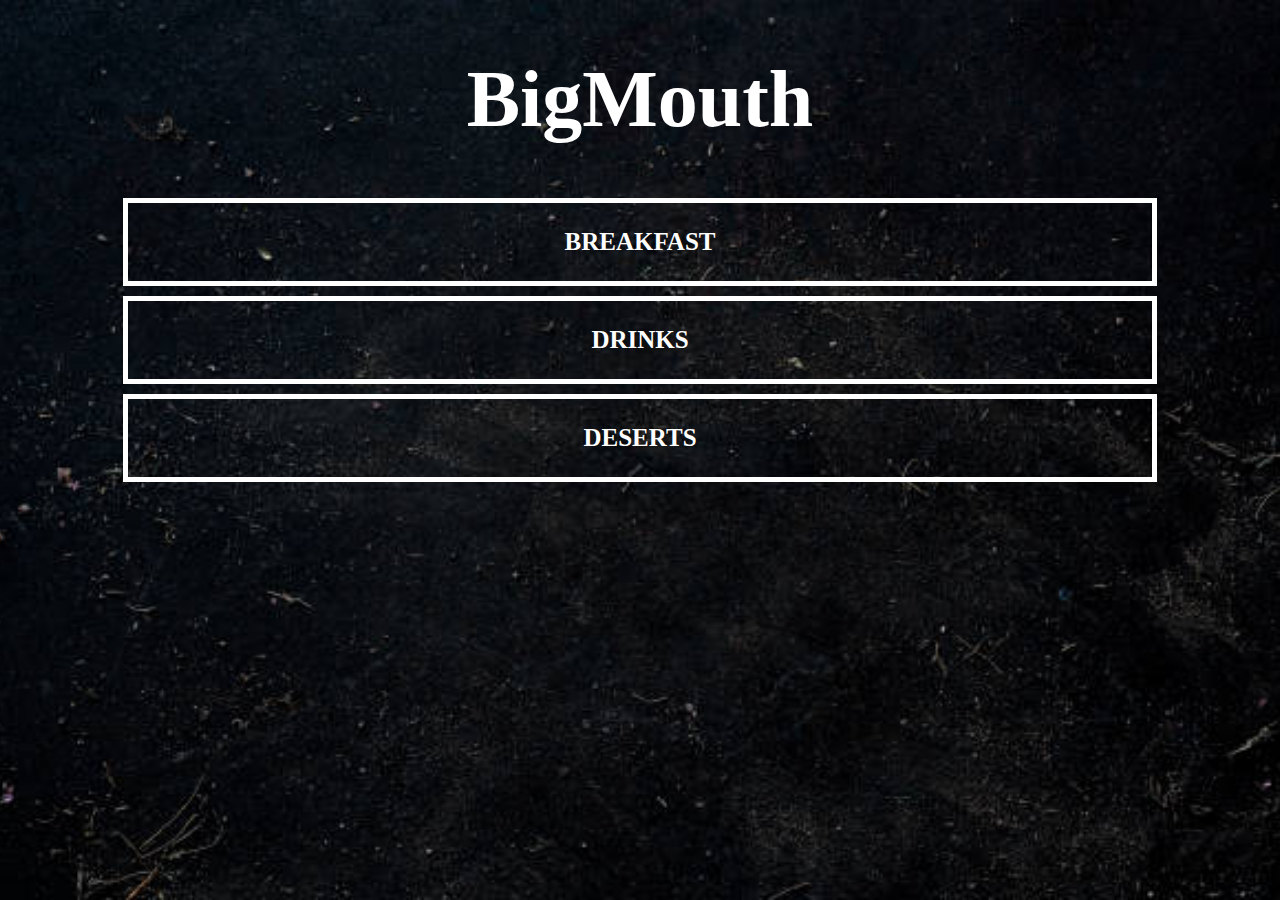
<file: index.html>
<!DOCTYPE html>
<html>
  <head>
     <title>BigMouth</title>
     <link rel="stylesheet" href="style.css">
  </head>
  <body class="body-home">
      <div id="home">
   
     
          <h1>BigMouth</h1>
          <div class="home-menu">
              <a href="breakfast.html" class="home-menu-item">
                 <p>Breakfast</p>
                
              </a>

              <a href="drinks.html" class="home-menu-item">
                <p>Drinks</p>
                
             </a>

             <a href="deserts.html" class="home-menu-item">
                <p>Deserts</p>
                

             </a>
          </div>
      </div>
  </body>
</html>
</file>
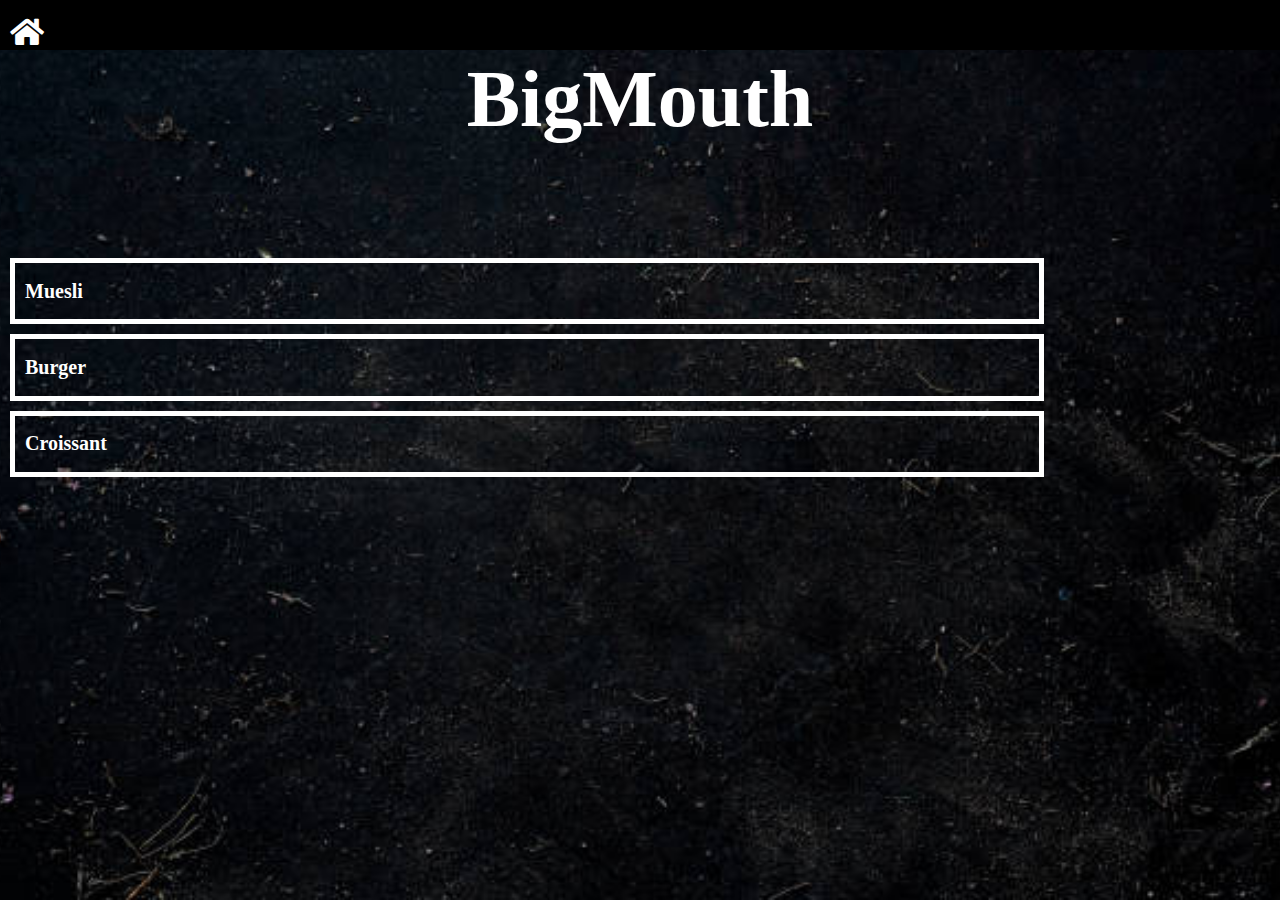
<file: breakfast.html>
<!DOCTYPE html>
<html>
  <head>
     <title>BigMouth | Breakfast </title>
     <link rel="stylesheet" href="style.css">
     <link rel="stylesheet" href="fontAwesome/css/all.css">
  </head>
  <body class="body-breakfast">
      <div class="header">
         <a href="index.html">
          <i class="fas fa-home"></i>
         </a>
      </div>
    
    <div id="home">
          <h1>BigMouth</h1>
                
    </div>
    <div id="breakfast">
        <div class="breakfast-list">
           <a href="muesli.html">
             <div class="breakfast-list-item">
                 <h2>Muesli</h2>
             </div>
           </a>

           <a href="burger.html">
            <div class="breakfast-list-item">
                <h2> Burger</h2>
                
            </div>
          </a>

          <a href="croissant.html">
            <div class="breakfast-list-item">
                <h2>Croissant</h2>
               
            </div>

          </a>

        </div>
    </div>
  </body>
</html>
</file>
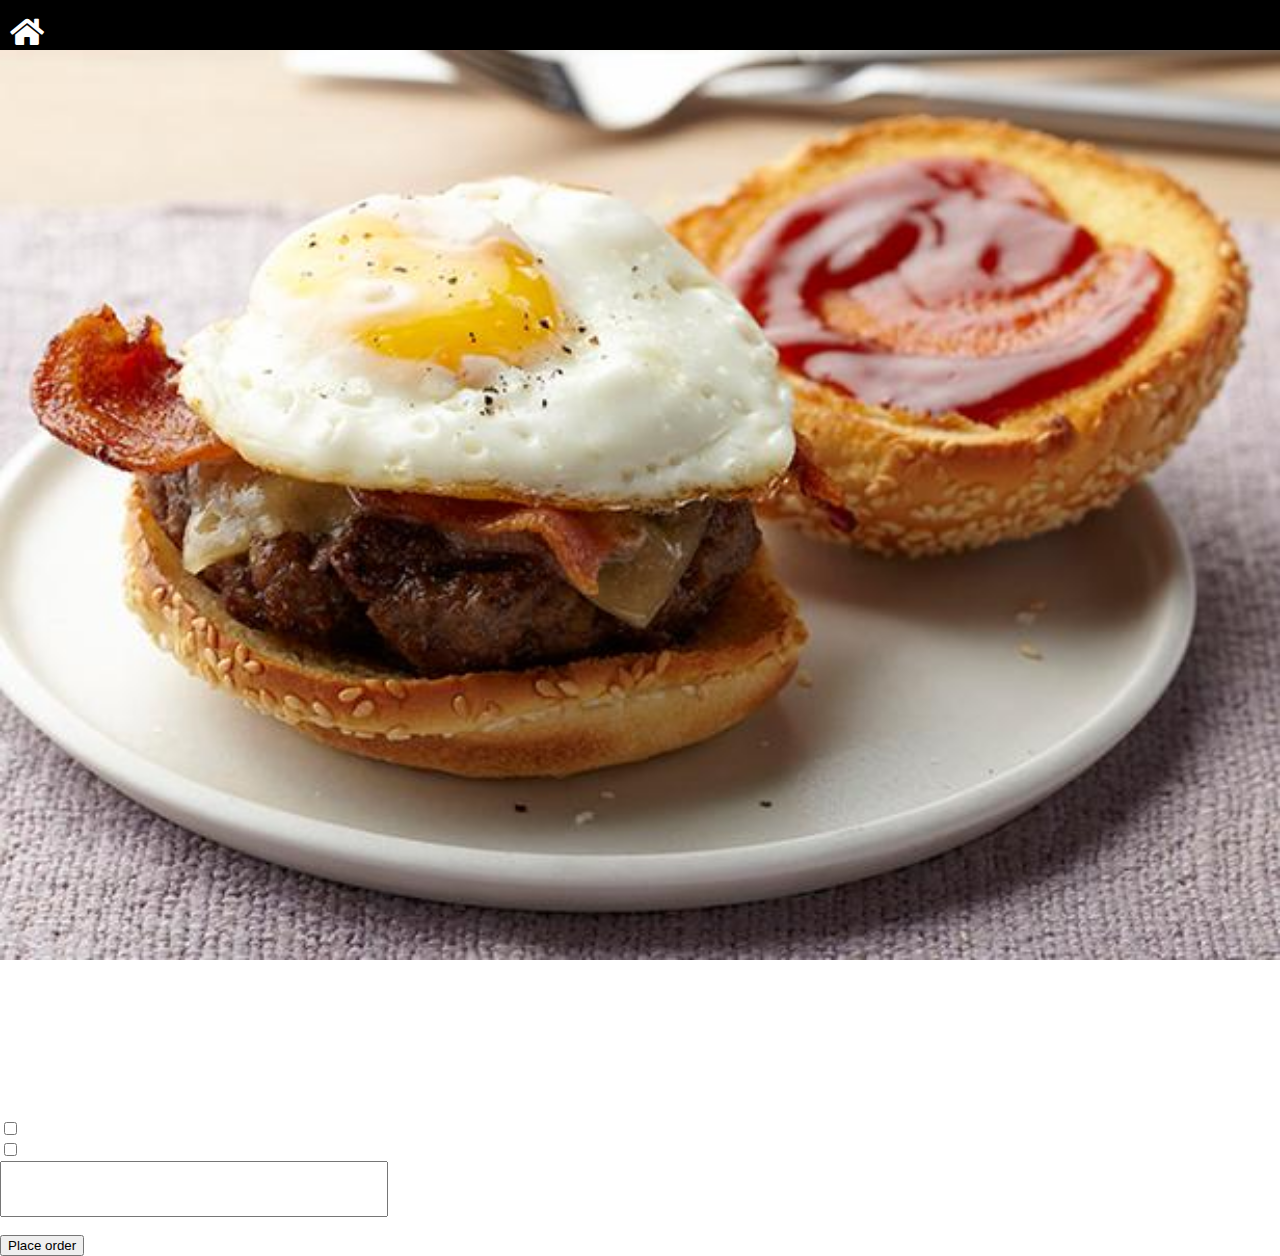
<file: burger.html>
<!DOCTYPE html>
<html>
  <head>
     <title>BigMouth | Breakfast | Burger </title>
     <link rel="stylesheet" href="style.css">
     <link rel="stylesheet" href="fontAwesome/css/all.css">
  </head>
  <body class="body-breakfast">
      <div class="header">
         <a href="index.html">
            <i class="fas fa-home"></i>
             
         </a>
      </div>
    
    
    <div id="Muesli">
        <div class="muesli-details">
        <img src="images/burger.jpeg">
        <h2>Burger</h2>
      

        <div class="muesli-details-info">
           <p><b>Price: </b>R105.00</p>
           <p style="float: right;"><b>Serving Size: </b>100g</p>
        </div>

        <div class="muesli-details-extras">
          <h3>Extras:</h3>

          <input id="check-01" type="checkbox">
          <label for="check-01">Bacon- R20</label>
          <br>

          <input id="check-02" type="checkbox">
          <label for="check-02">Chips- R35</label>
          <br>

         
          <form><input type="text" id="Additional info" style="font-size: 11pt; height: 50px; width: 380px;"></form>
          <br>

          <a href="order.html"><input type="submit" value="Place order"/></a>
        </div>
  </body>
</html>
</file>
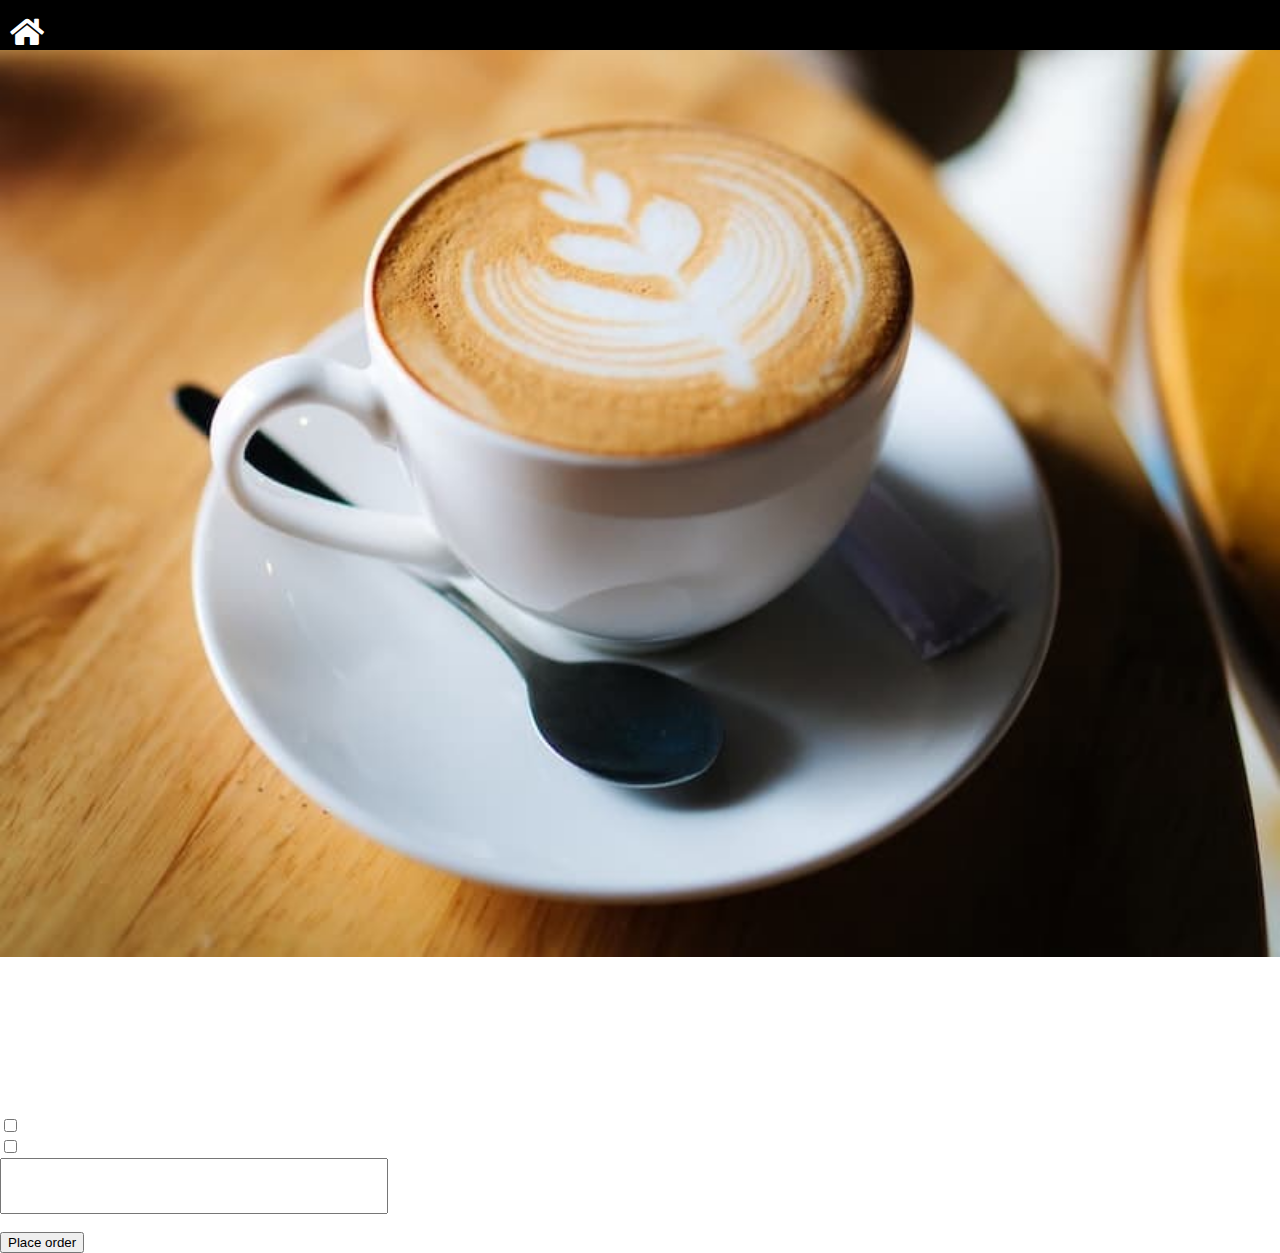
<file: cappuccino.html>
<!DOCTYPE html>
<html>
  <head>
     <title>BigMouth | Drink | Cappuccino </title>
     <link rel="stylesheet" href="style.css">
     <link rel="stylesheet" href="fontAwesome/css/all.css">
  </head>
  <body class="body-breakfast">
      <div class="header">
         <a href="index.html">
            <i class="fas fa-home"></i>
             
         </a>
      </div>
    
    
    <div id="Muesli">
        <div class="muesli-details">
        <img src="images/cappuccino.jpg">
        <h2>Cappuccino</h2>
      

        <div class="muesli-details-info">
           <p><b>Price: </b>R45.00</p>
           <p style="float: right;"><b>Serving Size: </b>70g</p>
        </div>

        <div class="muesli-details-extras">
          <h3>Extras:</h3>

          <input id="check-01" type="checkbox">
          <label for="check-01">Almond Milk- R30</label>
          <br>

          <input id="check-02" type="checkbox">
          <label for="check-02">Mini Marshmallows- R25</label>
          <br>

         
          <form><input type="text" id="Additional info" style="font-size: 11pt; height: 50px; width: 380px;"></form>
          <br>

          <a href="order.html"><input type="submit" value="Place order"/></a>
        </div>
  </body>
</html>
</file>
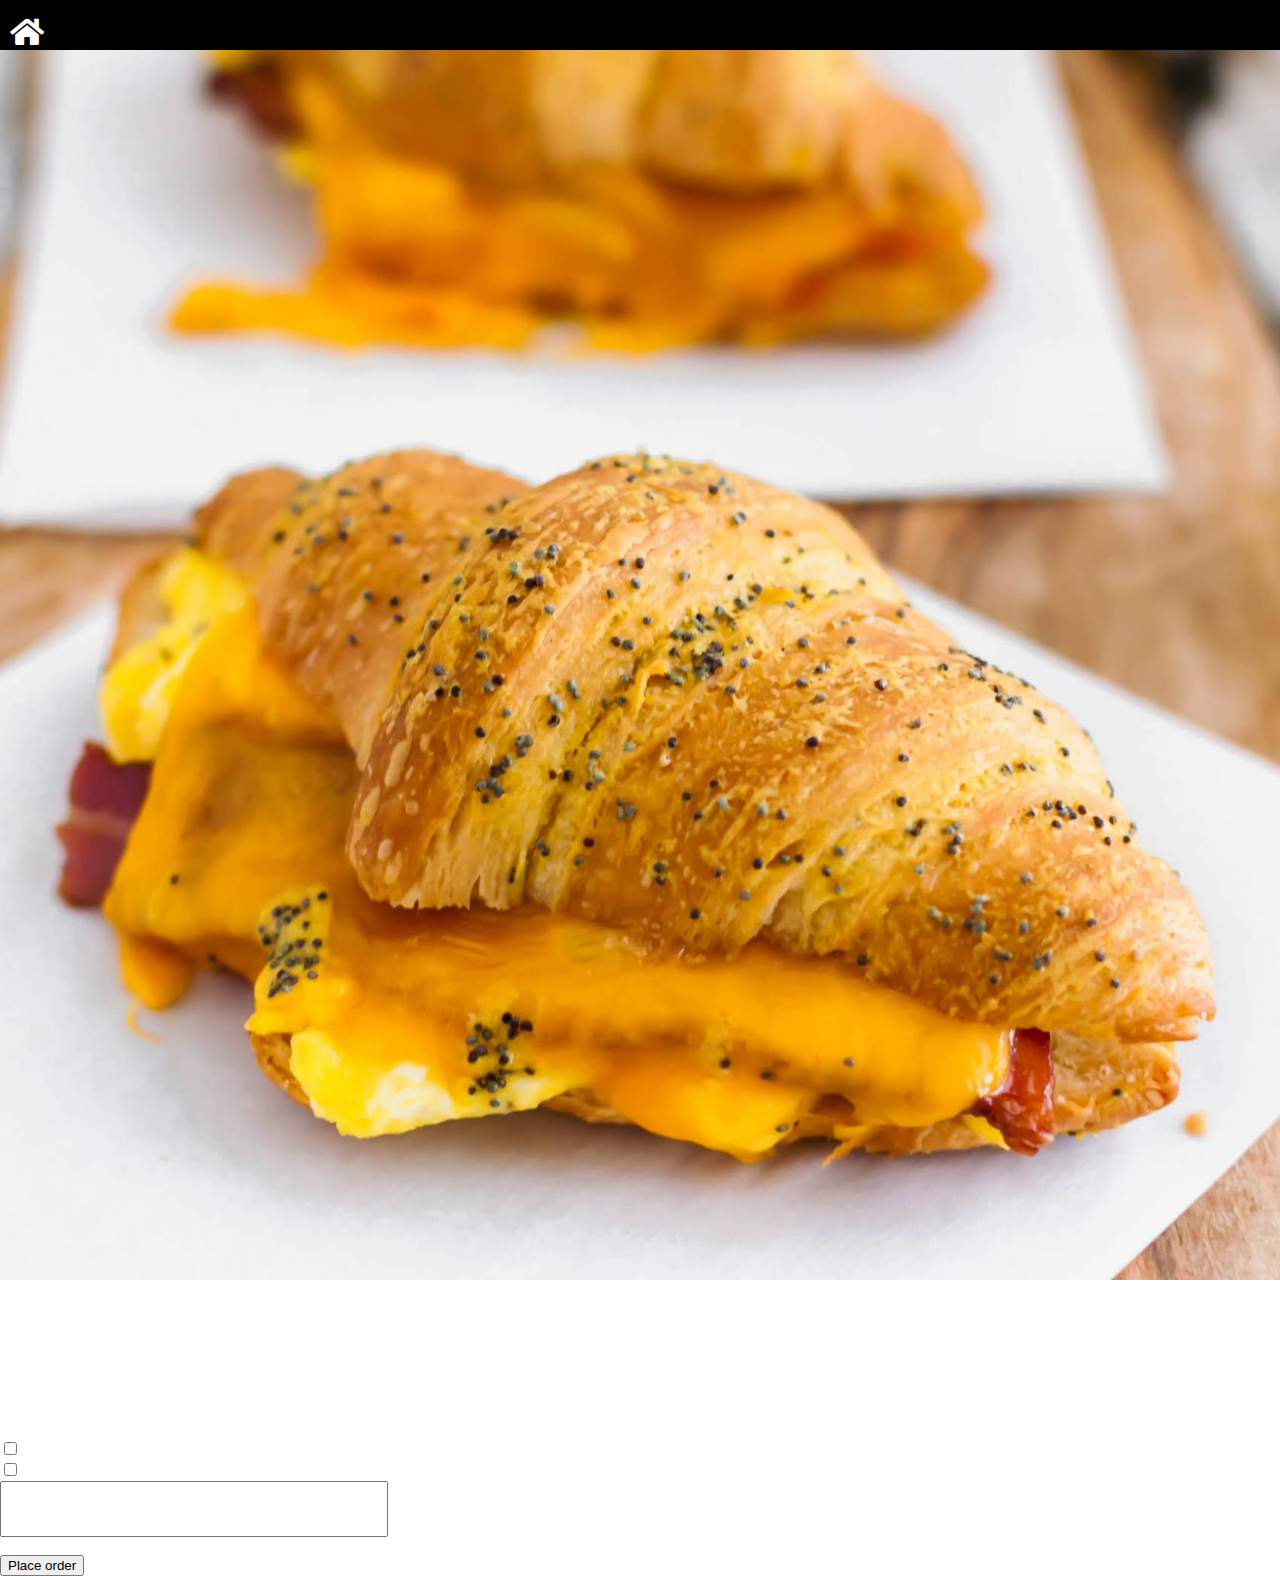
<file: croissant.html>
<!DOCTYPE html>
<html>
  <head>
     <title>BigMouth | Breakfast | Croissant </title>
     <link rel="stylesheet" href="style.css">
     <link rel="stylesheet" href="fontAwesome/css/all.css">
  </head>
  <body class="body-breakfast">
      <div class="header">
         <a href="index.html">
            <i class="fas fa-home"></i>
             
         </a>
      </div>
    
    
    <div id="Muesli">
        <div class="muesli-details">
        <img src="images/cross.jpg">
        <h2>Burger</h2>
      

        <div class="muesli-details-info">
           <p><b>Price: </b>R105.00</p>
           <p style="float: right;"><b>Serving Size: </b>100g</p>
        </div>

        <div class="muesli-details-extras">
          <h3>Extras:</h3>

          <input id="check-01" type="checkbox">
          <label for="check-01">Bacon- R20</label>
          <br>

          <input id="check-02" type="checkbox">
          <label for="check-02">Chips- R35</label>
          <br>

         
          <form><input type="text" id="Additional info" style="font-size: 11pt; height: 50px; width: 380px;"></form>
          <br>

          <a href="order.html"><input type="submit" value="Place order"/></a>
        </div>
  </body>
</html>
</file>
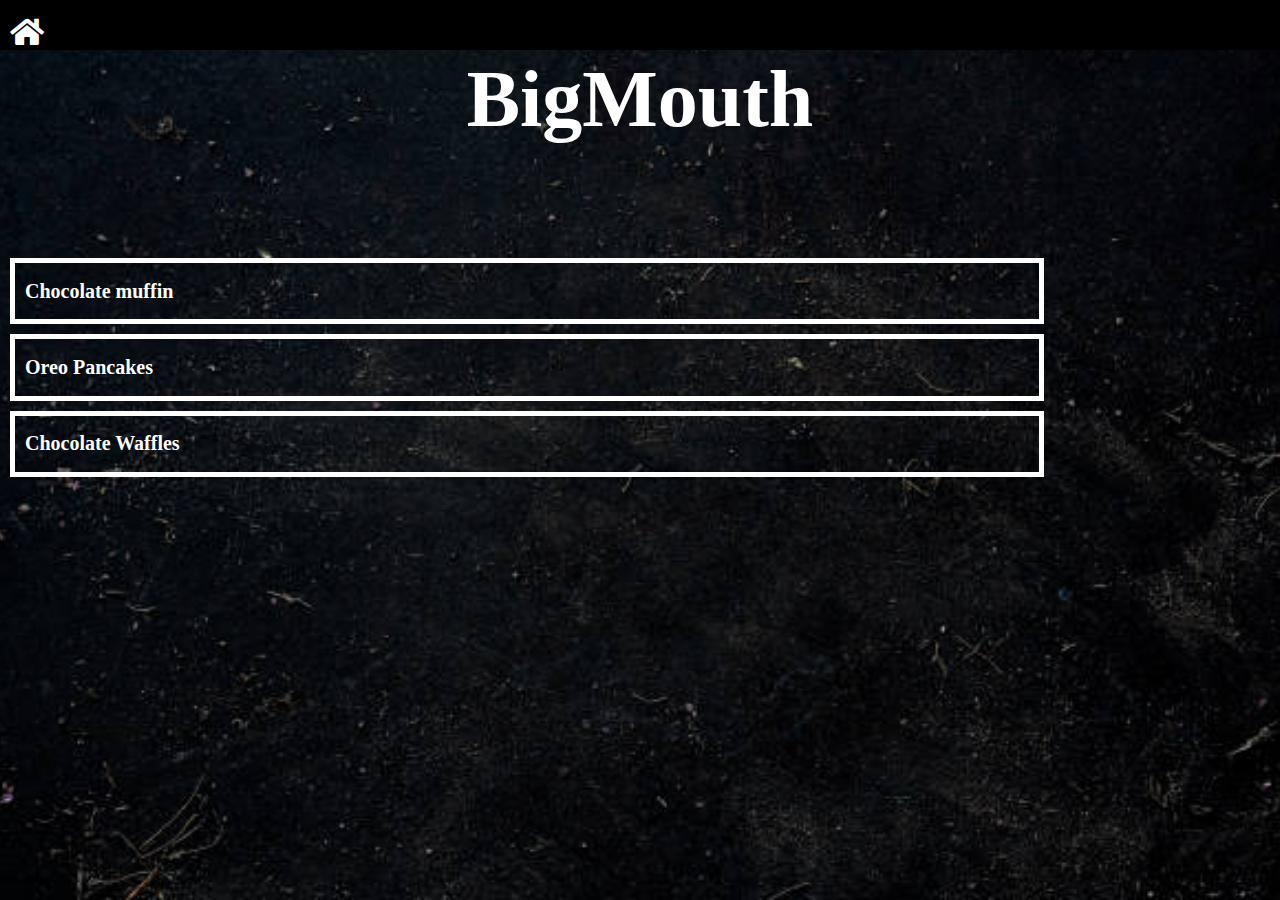
<file: deserts.html>
<!DOCTYPE html>
<html>
  <head>
     <title>BigMouth | Deserts </title>
     <link rel="stylesheet" href="style.css">
     <link rel="stylesheet" href="fontAwesome/css/all.css">
  </head>
  <body class="body-breakfast">
      <div class="header">
         <a href="index.html">
          <i class="fas fa-home"></i>
         </a>
      </div>
    
    <div id="home">
          <h1>BigMouth</h1>
                
    </div>
    <div id="breakfast">
        <div class="breakfast-list">
           <a href="muffin.html">
             <div class="breakfast-list-item">
                 <h2>Chocolate muffin</h2>
               
             </div>
           </a>

           <a href="pancakes.html">
            <div class="breakfast-list-item">
                <h2> Oreo Pancakes</h2>
               
            </div>
          </a>

          <a href="waffles.html">
            <div class="breakfast-list-item">
                <h2>Chocolate Waffles</h2>
                
            </div>

          </a>

        </div>
    </div>
  </body>
</html>
</file>
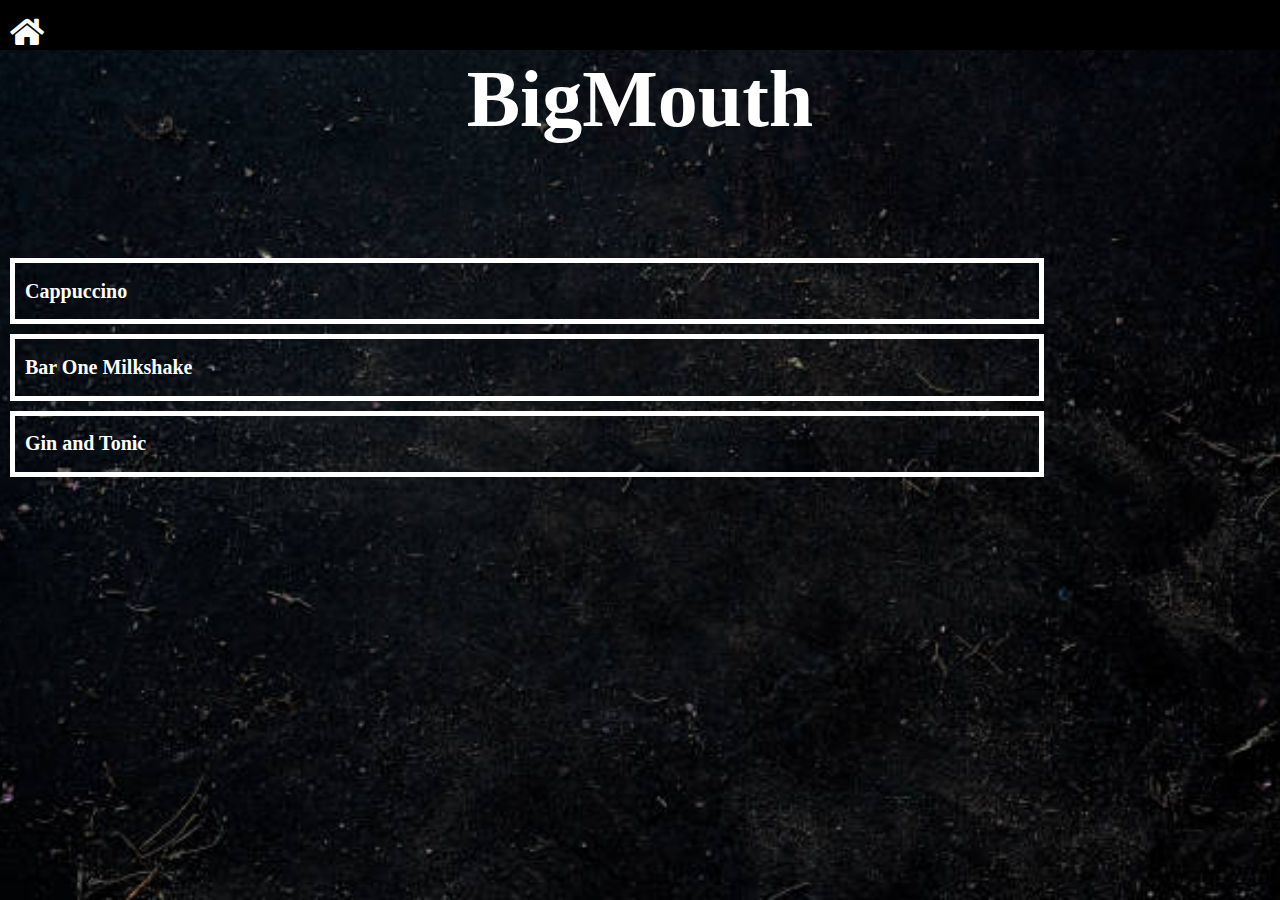
<file: drinks.html>
<!DOCTYPE html>
<html>
  <head>
     <title>BigMouth | Drinks </title>
     <link rel="stylesheet" href="style.css">
     <link rel="stylesheet" href="fontAwesome/css/all.css">
  </head>
  <body class="body-breakfast">
      <div class="header">
         <a href="index.html">
          <i class="fas fa-home"></i>
         </a>
      </div>
    
    <div id="home">
          <h1>BigMouth</h1>
                
    </div>
    <div id="breakfast">
        <div class="breakfast-list">
           <a href="cappuccino.html">
             <div class="breakfast-list-item">
                 <h2>Cappuccino</h2>
               
             </div>
           </a>

           <a href="milkshake.html">
            <div class="breakfast-list-item">
                <h2> Bar One Milkshake</h2>
               
            </div>
          </a>

          <a href="gin.html">
            <div class="breakfast-list-item">
                <h2>Gin and Tonic</h2>
                
            </div>

          </a>

        </div>
    </div>
  </body>
</html>
</file>
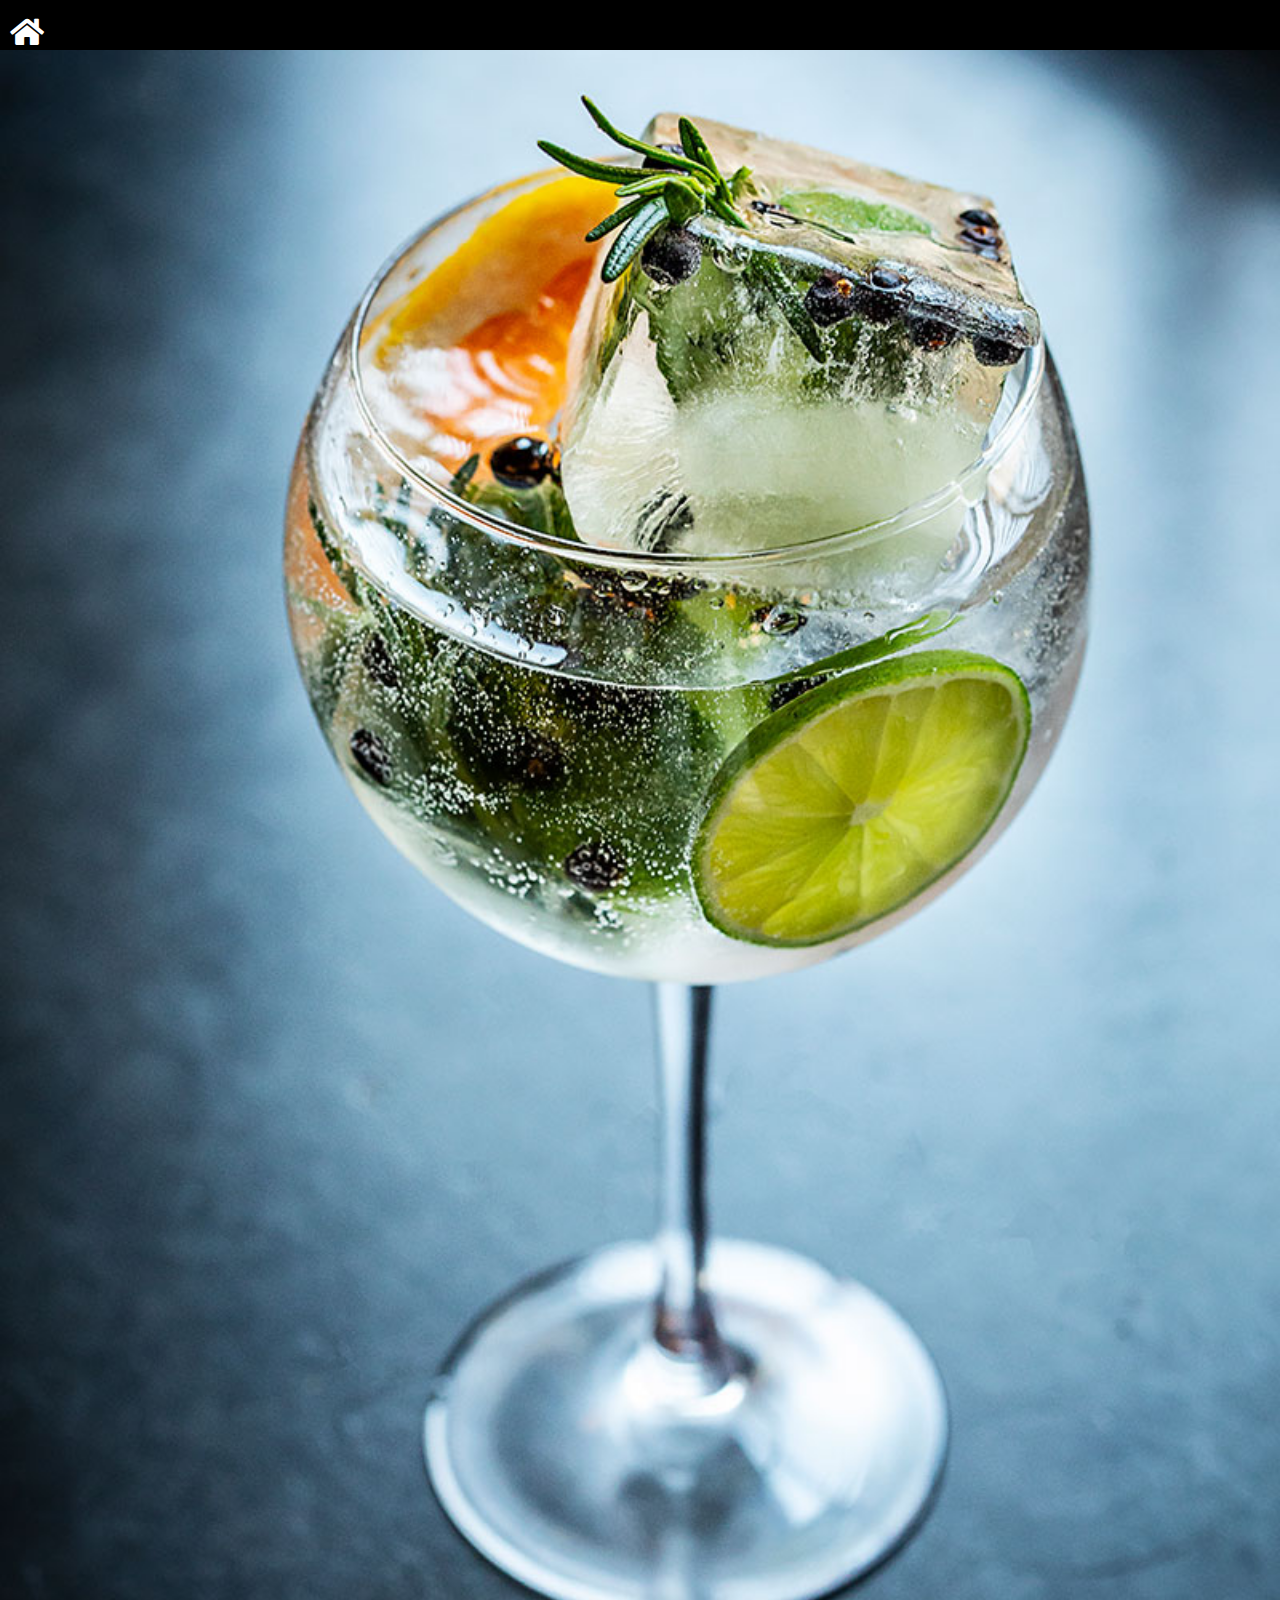
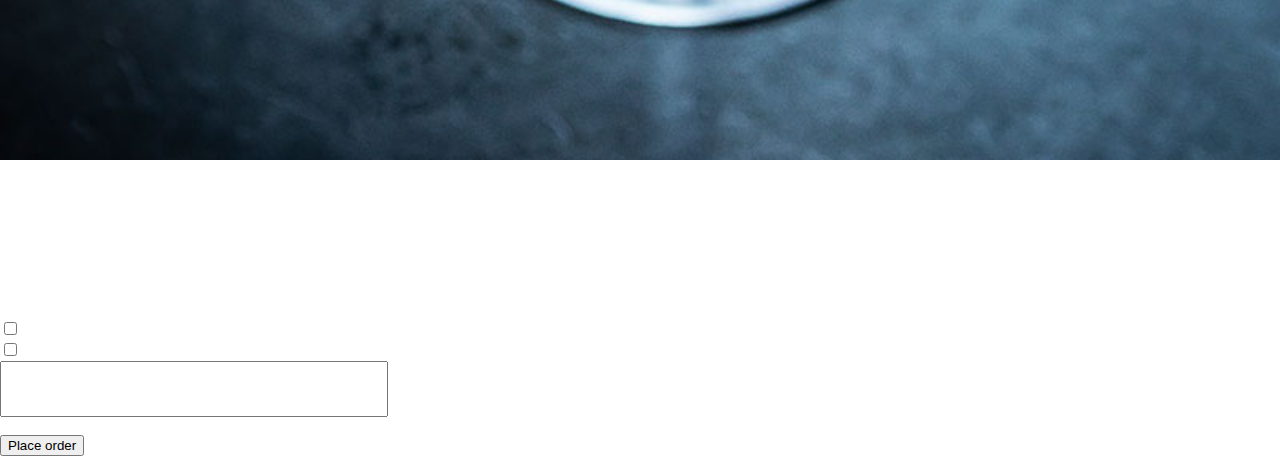
<file: gin.html>
<!DOCTYPE html>
<html>
  <head>
     <title>BigMouth | Drink | Gin </title>
     <link rel="stylesheet" href="style.css">
     <link rel="stylesheet" href="fontAwesome/css/all.css">
  </head>
  <body class="body-breakfast">
      <div class="header">
         <a href="index.html">
            <i class="fas fa-home"></i>
             
         </a>
      </div>
    
    
    <div id="Muesli">
        <div class="muesli-details">
        <img src="images/gin.jpg">
        <h2>Gin and Tonic</h2>
      

        <div class="muesli-details-info">
           <p><b>Price: </b>R90.00</p>
           <p style="float: right;"><b>Serving Size: </b>80g</p>
        </div>

        <div class="muesli-details-extras">
          <h3>Extras:</h3>

          <input id="check-01" type="checkbox">
          <label for="check-01"> extra gin tot- R35</label>
          <br>

          <input id="check-02" type="checkbox">
          <label for="check-02">Fruit toppings- R20</label>
          <br>

         
          <form><input type="text" id="Additional info" style="font-size: 11pt; height: 50px; width: 380px;"></form>
          <br>

          <a href="order.html"><input type="submit" value="Place order"/></a>
        </div>
  </body>
</html>
</file>
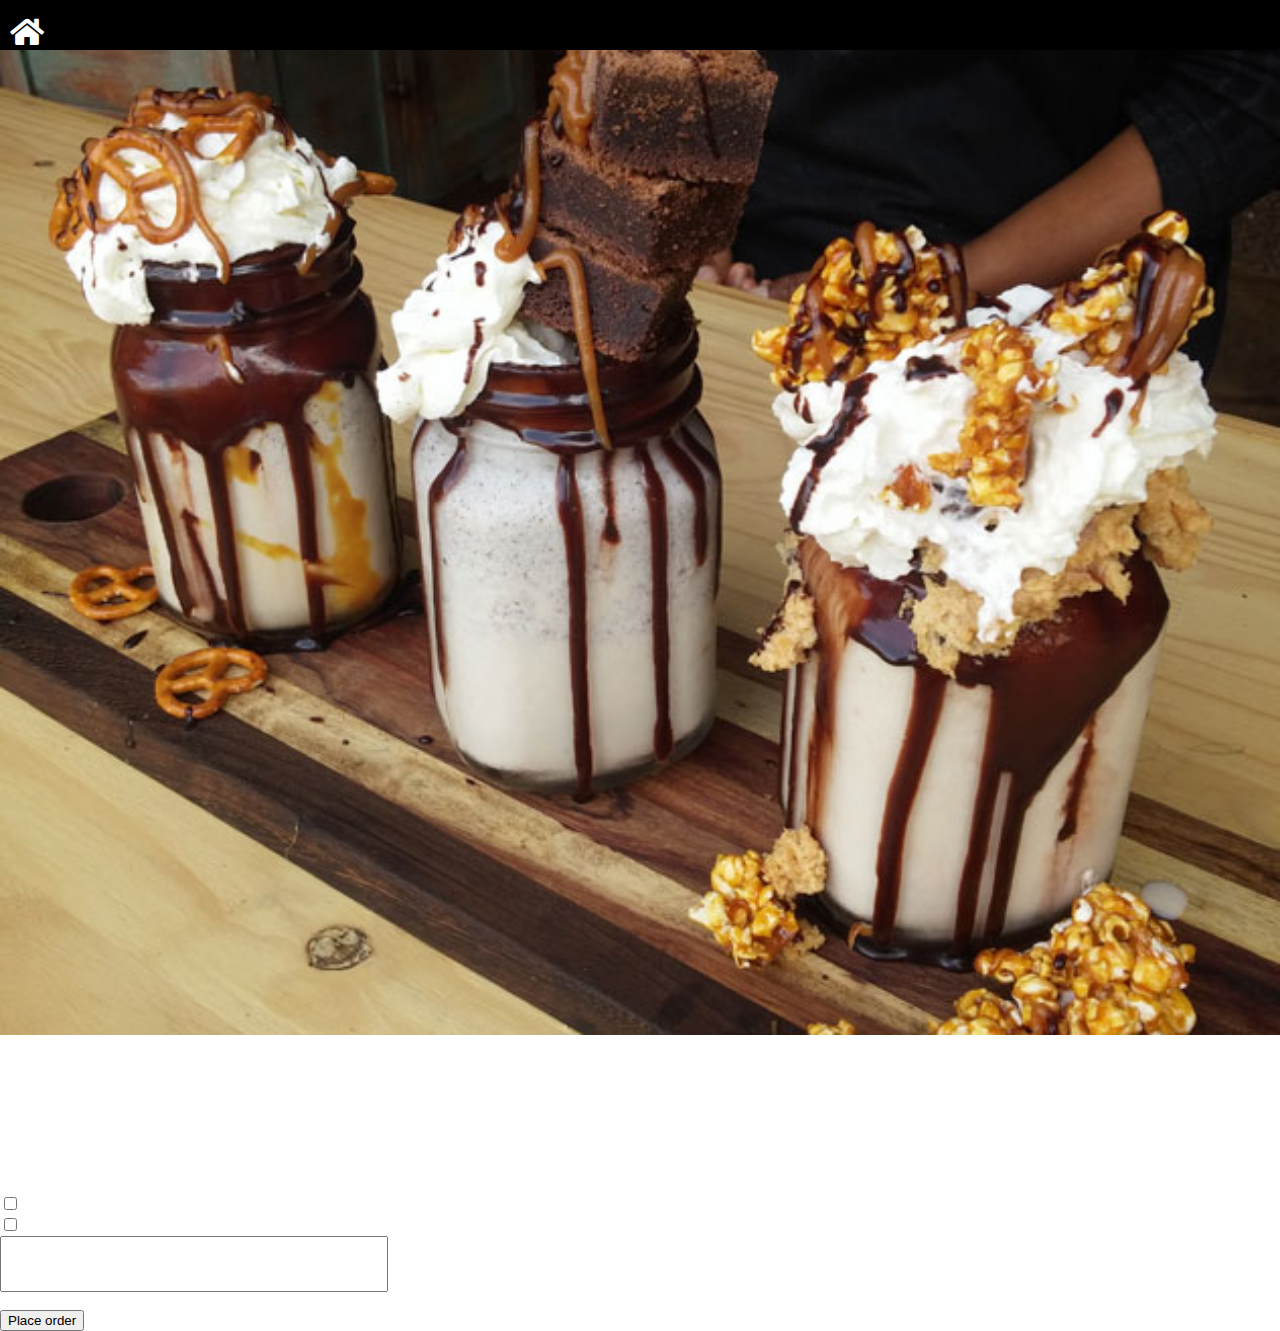
<file: milkshake.html>
<!DOCTYPE html>
<html>
  <head>
     <title>BigMouth | Desert | Milkshake </title>
     <link rel="stylesheet" href="style.css">
     <link rel="stylesheet" href="fontAwesome/css/all.css">
  </head>
  <body class="body-breakfast">
      <div class="header">
         <a href="index.html">
            <i class="fas fa-home"></i>
             
         </a>
      </div>
    
    
    <div id="Muesli">
        <div class="muesli-details">
        <img src="images/milkshake.jpg">
        <h2>Bar One Milkshake</h2>
      

        <div class="muesli-details-info">
           <p><b>Price: </b>R85.00</p>
           <p style="float: right;"><b>Serving Size: </b>80g</p>
        </div>

        <div class="muesli-details-extras">
          <h3>Extras:</h3>

          <input id="check-01" type="checkbox">
          <label for="check-01">Chocolate shavings- R15</label>
          <br>

          <input id="check-02" type="checkbox">
          <label for="check-02">Whipped cream- R20</label>
          <br>

         
          <form><input type="text" id="Additional info" style="font-size: 11pt; height: 50px; width: 380px;"></form>
          <br>

          <a href="order.html"><input type="submit" value="Place order"/></a>
        </div>
  </body>
</html>
</file>
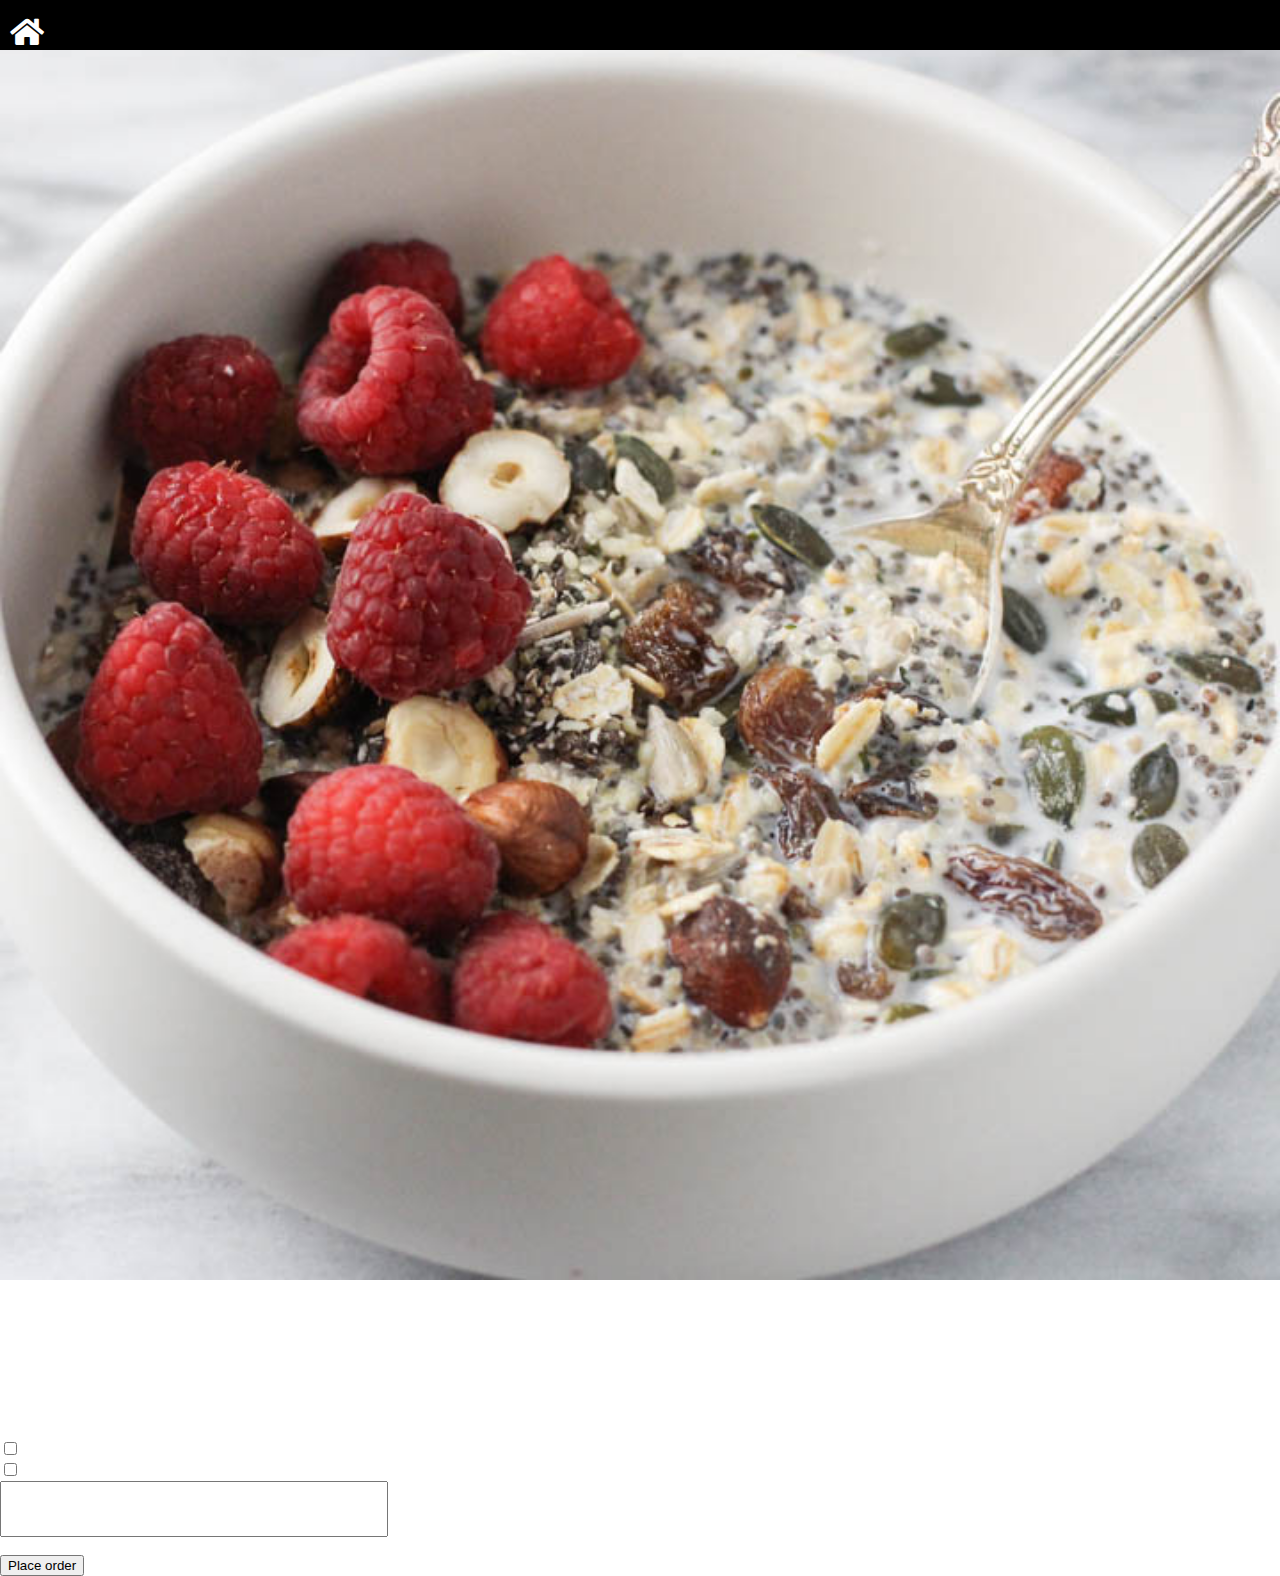
<file: muesli.html>
<!DOCTYPE html>
<html>
  <head>
     <title>BigMouth | Breakfast | Muesli </title>
     <link rel="stylesheet" href="style.css">
     <link rel="stylesheet" href="fontAwesome/css/all.css">
  </head>
  <body class="body-breakfast">
      <div class="header">
         <a href="index.html">
            <i class="fas fa-home"></i>
             
         </a>
      </div>
    
    
    <div id="Muesli">
        <div class="muesli-details">
        <img src="images/muesli.jpg">
        <h2>Muesli</h2>
      

        <div class="muesli-details-info">
           <p><b>Price: </b>R85.00</p>
           <p style="float: right;"><b>Serving Size: </b>60g</p>
        </div>

        <div class="muesli-details-extras">
          <h3>Extras:</h3>

          <input id="check-01" type="checkbox">
          <label for="check-01"> Almond Milk- R20</label>
          <br>

          <input id="check-02" type="checkbox">
          <label for="check-02"> Extra fruits- R35</label>
          <br>

         
          <form><input type="text" id="Additional info" style="font-size: 11pt; height: 50px; width: 380px;"></form>
          <br>

          <a href="order.html"><input type="submit" value="Place order"/></a>
        </div>
  </body>
</html>
</file>
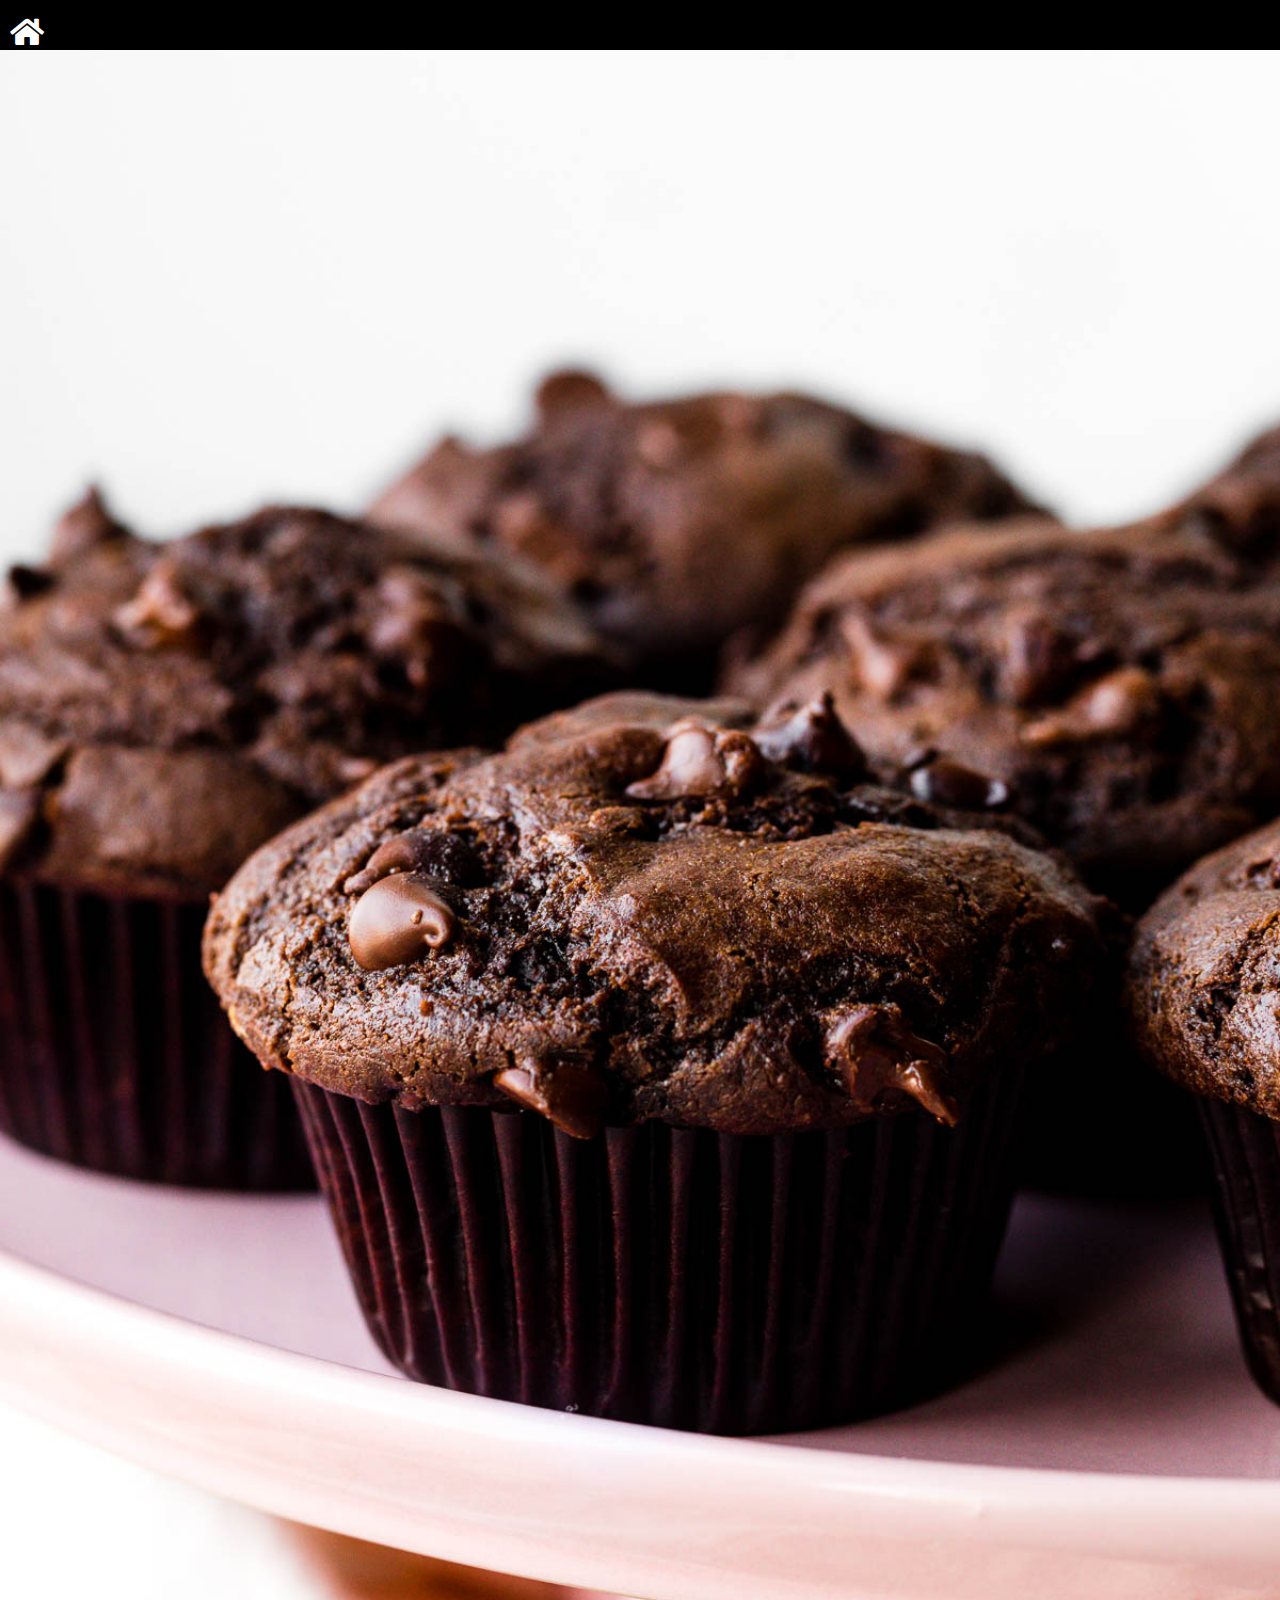
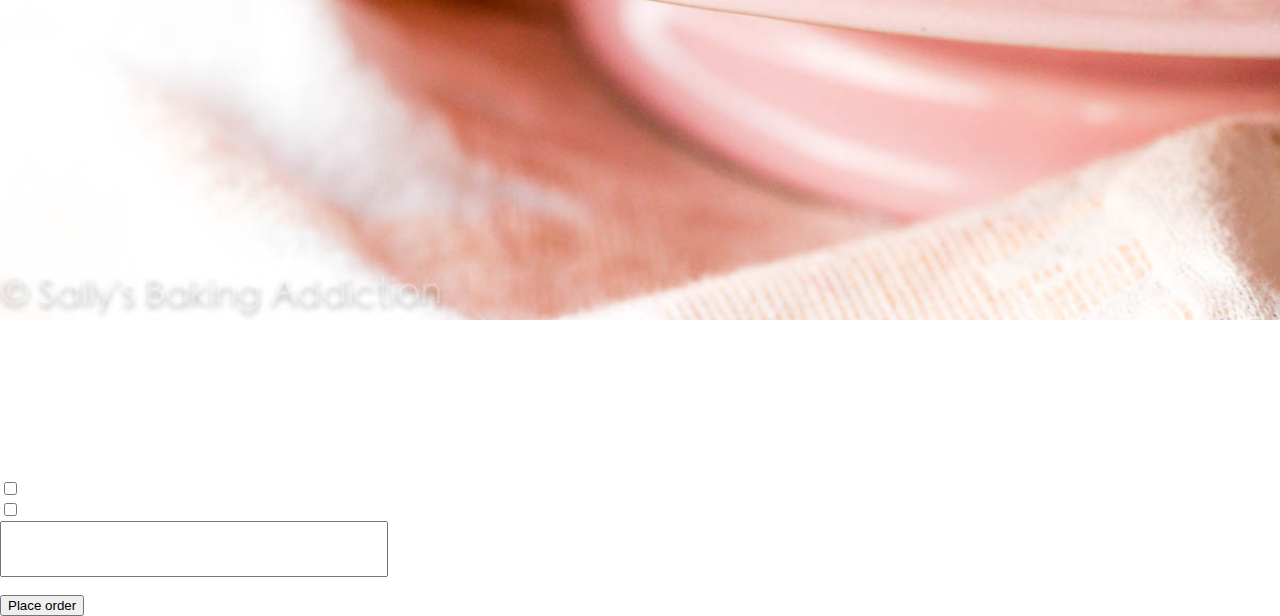
<file: muffin.html>
<!DOCTYPE html>
<html>
  <head>
     <title>BigMouth | Desert | Muffin </title>
     <link rel="stylesheet" href="style.css">
     <link rel="stylesheet" href="fontAwesome/css/all.css">
  </head>
  <body class="body-breakfast">
      <div class="header">
         <a href="index.html">
            <i class="fas fa-home"></i>
             
         </a>
      </div>
    
    
    <div id="Muesli">
        <div class="muesli-details">
        <img src="images/muffin.jpg">
        <h2>Chocolate Muffin</h2>
      

        <div class="muesli-details-info">
           <p><b>Price: </b>R55.00</p>
           <p style="float: right;"><b>Serving Size: </b>80g</p>
        </div>

        <div class="muesli-details-extras">
          <h3>Extras:</h3>

          <input id="check-01" type="checkbox">
          <label for="check-01">Chocolate sauce- R15</label>
          <br>

          <input id="check-02" type="checkbox">
          <label for="check-02">Whipped cream- R20</label>
          <br>

         
          <form><input type="text" id="Additional info" style="font-size: 11pt; height: 50px; width: 380px;"></form>
          <br>

          <a href="order.html"><input type="submit" value="Place order"/></a>
        </div>
  </body>
</html>
</file>
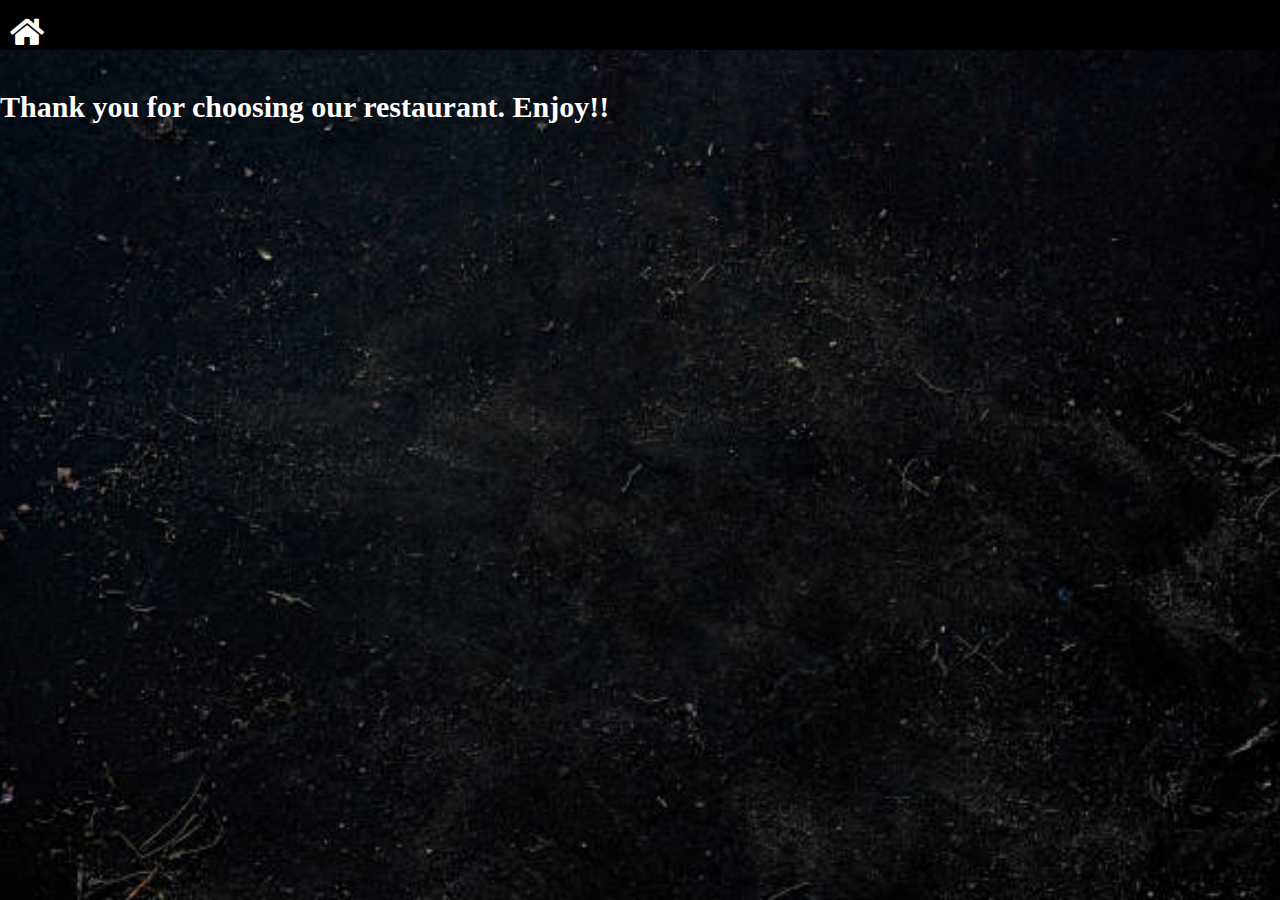
<file: order.html>
<!DOCTYPE html>
<html>
  <head>
     <title>Royal | Breakfast | Muesli</title>
     <link rel="stylesheet" href="style.css">
     <link rel="stylesheet" href="fontAwesome/css/all.css">
  </head>
  <body class="body-breakfast">
      <div class="header">
         <a href="index.html">
          <i class="fas fa-home"></i>
         </a>
      </div>
    
    
    <div id="muesli">
        <div class="muesli-details">
      
        <h4>Thank you for choosing our restaurant. Enjoy!! </h4>
        
        </div>
       
  </body>
</html>
</file>
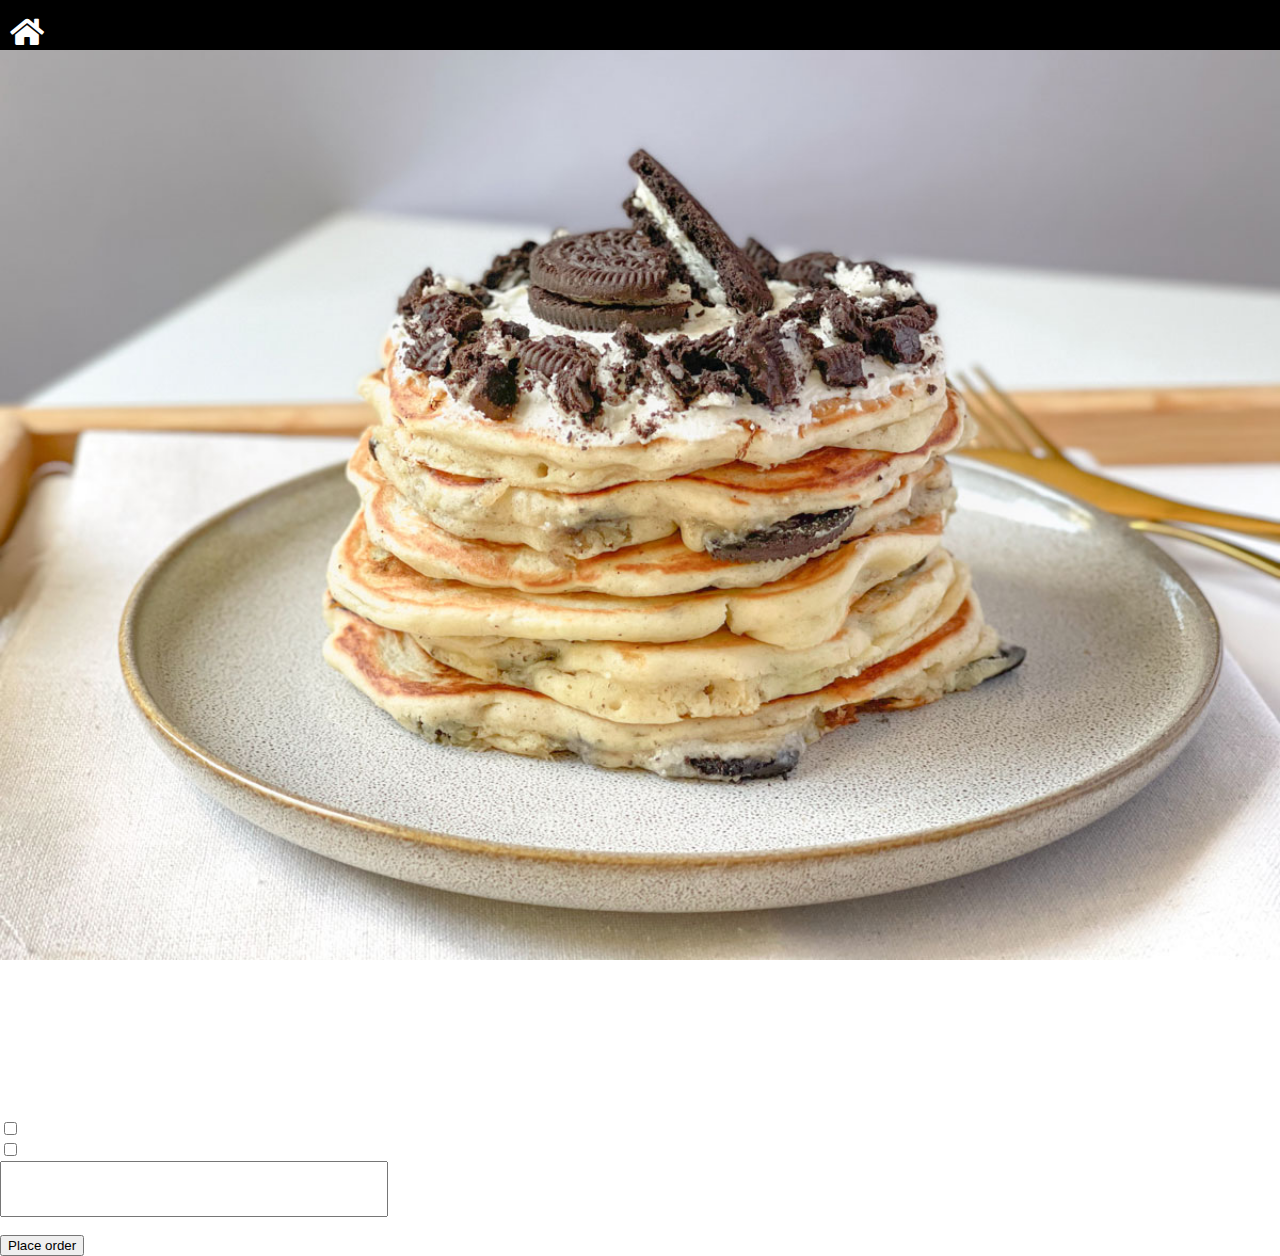
<file: pancakes.html>
<!DOCTYPE html>
<html>
  <head>
     <title>BigMouth | Desert | Pancakes </title>
     <link rel="stylesheet" href="style.css">
     <link rel="stylesheet" href="fontAwesome/css/all.css">
  </head>
  <body class="body-breakfast">
      <div class="header">
         <a href="index.html">
            <i class="fas fa-home"></i>
             
         </a>
      </div>
    
    
    <div id="Muesli">
        <div class="muesli-details">
        <img src="images/pancakes.jpg">
        <h2>Oreo Pancakes</h2>
      

        <div class="muesli-details-info">
           <p><b>Price: </b>R85.00</p>
           <p style="float: right;"><b>Serving Size: </b>95g</p>
        </div>

        <div class="muesli-details-extras">
          <h3>Extras:</h3>

          <input id="check-01" type="checkbox">
          <label for="check-01">Chocolate sauce- R15</label>
          <br>

          <input id="check-02" type="checkbox">
          <label for="check-02">Whipped cream- R20</label>
          <br>

         
          <form><input type="text" id="Additional info" style="font-size: 11pt; height: 50px; width: 380px;"></form>
          <br>

          <a href="order.html"><input type="submit" value="Place order"/></a>
        </div>
  </body>
</html>
</file>
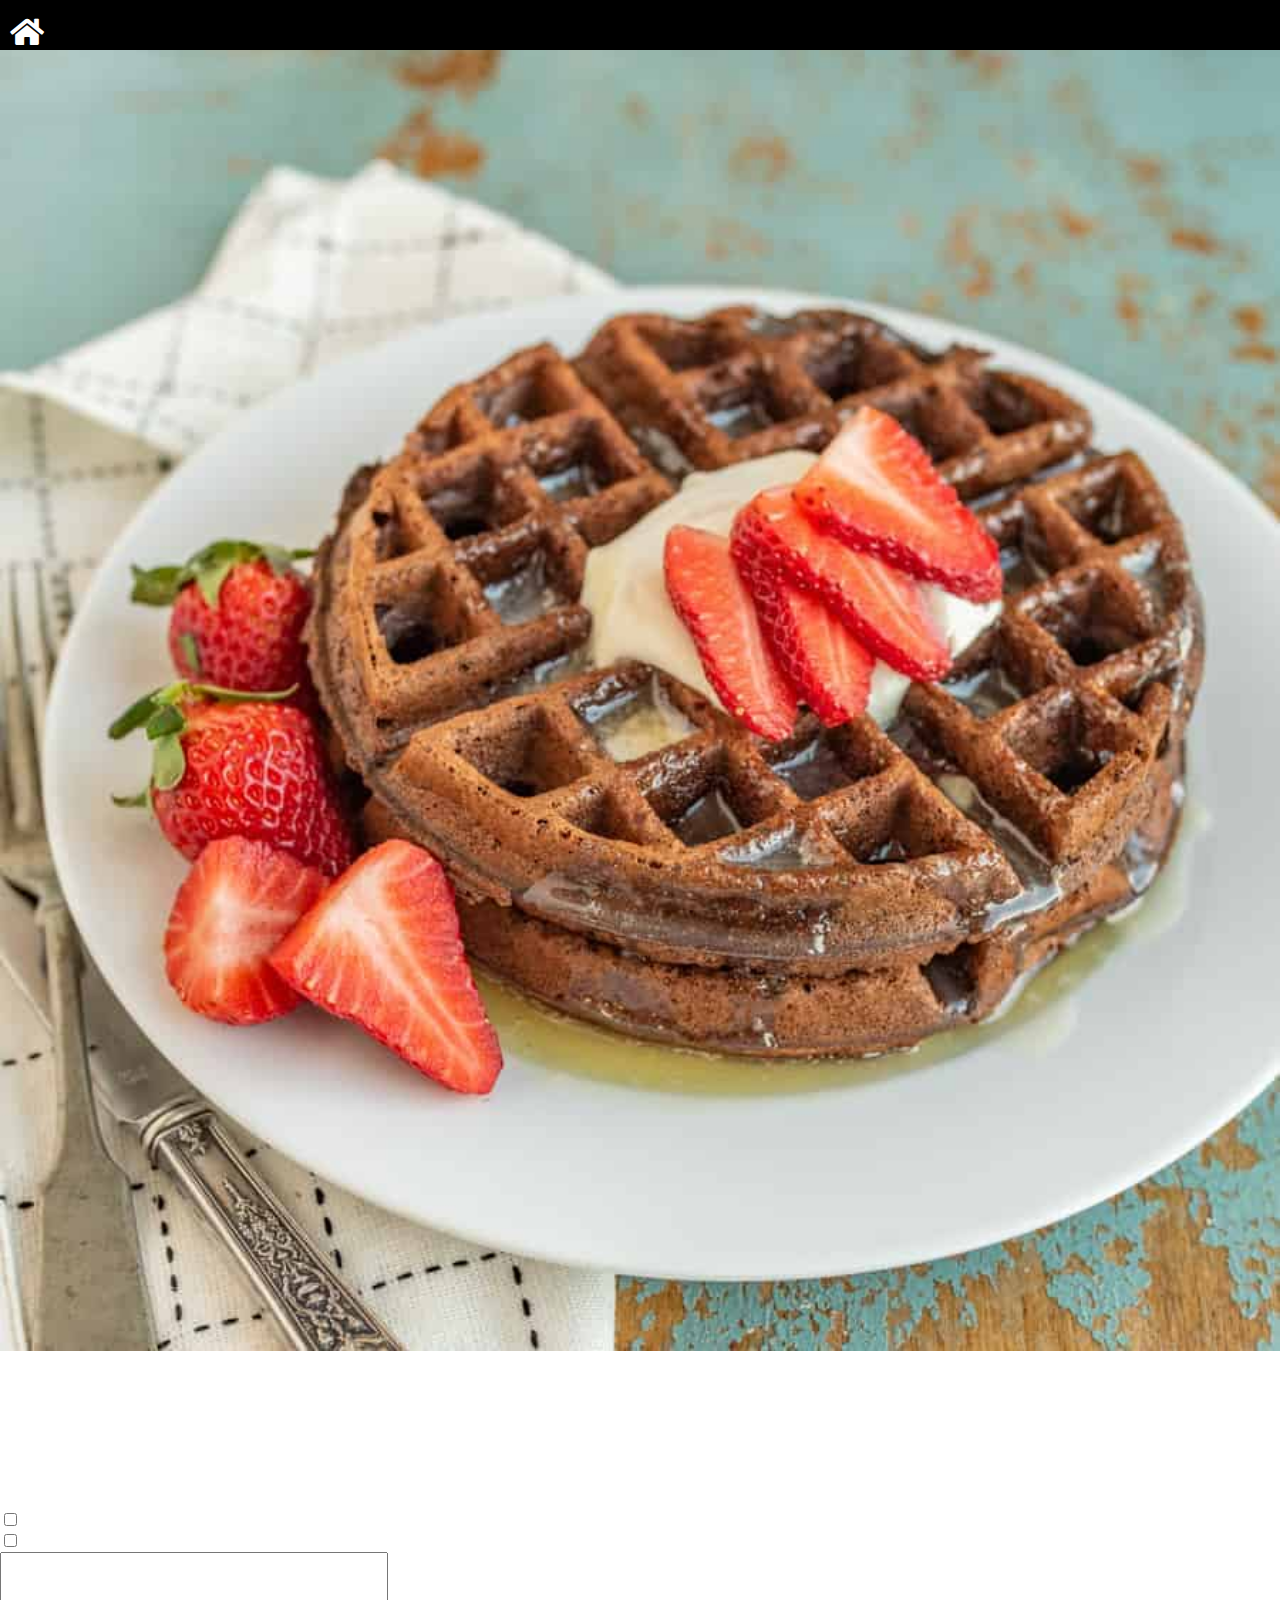
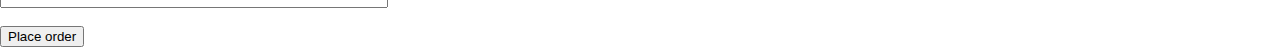
<file: waffles.html>
<!DOCTYPE html>
<html>
  <head>
     <title>BigMouth | Desert | Waffles </title>
     <link rel="stylesheet" href="style.css">
     <link rel="stylesheet" href="fontAwesome/css/all.css">
  </head>
  <body class="body-breakfast">
      <div class="header">
         <a href="index.html">
            <i class="fas fa-home"></i>
             
         </a>
      </div>
    
    
    <div id="Muesli">
        <div class="muesli-details">
        <img src="images/waffles.jpg">
        <h2>Chocolate Waffles</h2>
      

        <div class="muesli-details-info">
           <p><b>Price: </b>R75.00</p>
           <p style="float: right;"><b>Serving Size: </b>80g</p>
        </div>

        <div class="muesli-details-extras">
          <h3>Extras:</h3>

          <input id="check-01" type="checkbox">
          <label for="check-01">Strawberry sauce- R15</label>
          <br>

          <input id="check-02" type="checkbox">
          <label for="check-02">Ice-cream- R30</label>
          <br>

         
          <form><input type="text" id="Additional info" style="font-size: 11pt; height: 50px; width: 380px;"></form>
          <br>

          <a href="order.html"><input type="submit" value="Place order"/></a>
        </div>
  </body>
</html>
</file>
<file: style.css>
.html{
    height: 100%;
}

body{
    font-family: cursive;
    margin: 0;
    padding: 0;

    height: 100%;
}

.body-home{
    background-image: url('images/background.jpg');
    background-position: center;
    background-attachment: fixed;
    background-repeat: no-repeat;
    background-size: cover;
}

.body-breakfast{
    background-image: url('images/background.jpg');
    background-position: center;
    background-attachment: fixed;
    background-repeat: no-repeat;
    background-size: cover;
}

/******* HOME PAGE MENU *******/
 .home-menu-item{
     text-decoration: none;
     text-transform: uppercase;
     color: white;
     font-size: 25px;
     font-weight: bold;
     text-align: center;
     border: 5px solid white;

     display: block;
     margin: auto;
     margin-bottom: 10px;
     width: 80%;
     
 }

 /******* HOME PAGE *******/

 h1{
     font-family: cursive;
     font: italic;
     color: white;
      font-size: 80px;
      text-align: center;
    }

.home i{
    size: 100px;
    
}


/*======= HEADER  ======*/

.header{
    background-color:black;
    width: 100%;
    height: 50px;
    top: 0;
    position: fixed;
    overflow: hidden;

    text-align: center;
}

.header i{
    float: left;
    padding: 17px 0px 17px 10px;
    color: #ffffff;
    font-size: 30px;
    margin-bottom: 7px;
}





/******* BREAKFAST PAGE MENU *******/
.breakfast-list a{
    text-decoration: none;
}

.breakfast-list-item {
    border: 5px solid white;
    margin: 10px;
    width: 80%;

}

.breakfast-list-item h2{
    font-weight: 15px;
    font-size: 20px;
    color: white;
    padding-left: 10px;
}

.breakfast-list-item i{
    float: right;
    color: white;
    padding-right: 20px;
}

.breakfast-list-item p{
    font-size: 15px;
    font-style: italic;
    color: white;
    margin-top: -7px;
    padding-left: 10px;
}


/******* MUESLI PAGE  *******/
#breakfast{
    padding-top: 50px;
}


/******* MUESLI DETAILS  *******/
.muesli-details img{
    width: 100%;
}

.muesli-details h2{
    font-size: 25px;
    text-align: center;
    border: 5px solid white;
    margin: 10px;
    padding: 5px;
    color: white;
}

.muesli-details h3{
    font-size: 20px;
    text-align: left;
    margin: 0;
    margin-left: 10px;
    color: white;
}

.muesli-details h4{
    font-size: 30px;
    padding-top: 50px;
    color: white;
}

.muesli-details p{
    font-size: 17px;
    display: inline-block;
    color: white;
}

.muesli-details-info label{
    line-height: 25px;
    margin-left: 10px;
    color: white;
}

.muesli-details-extras label{
    color: white;
    margin-left: 10px;
    line-height: 20px;
}

.muesli-details-extras h3{
  padding-bottom: 10px;
  margin: 0;
}

/*======= RESPONSIVE LAYOUTS ======*/
@media only screen and(min-width: 1000px) {
    #breakfast{
        width: 60%;
        margin: auto;
    }  
    
    #muesli{
        width: 60%;
        margin: auto;
    }
}

@media only screen and(min-width: 1500px) {
    #breakfast{
        width: 40%;
        margin: auto;
    }

    #muesli{
        width: 40%;
        margin: auto;
    }
}

@media only screen and(min-width: 720px) {
    .body-home{
        background-image: url('images/background.jpg');
    }

    .body-breakfast{
        background-image: url('images/background.jpg');
    }
}
</file>
